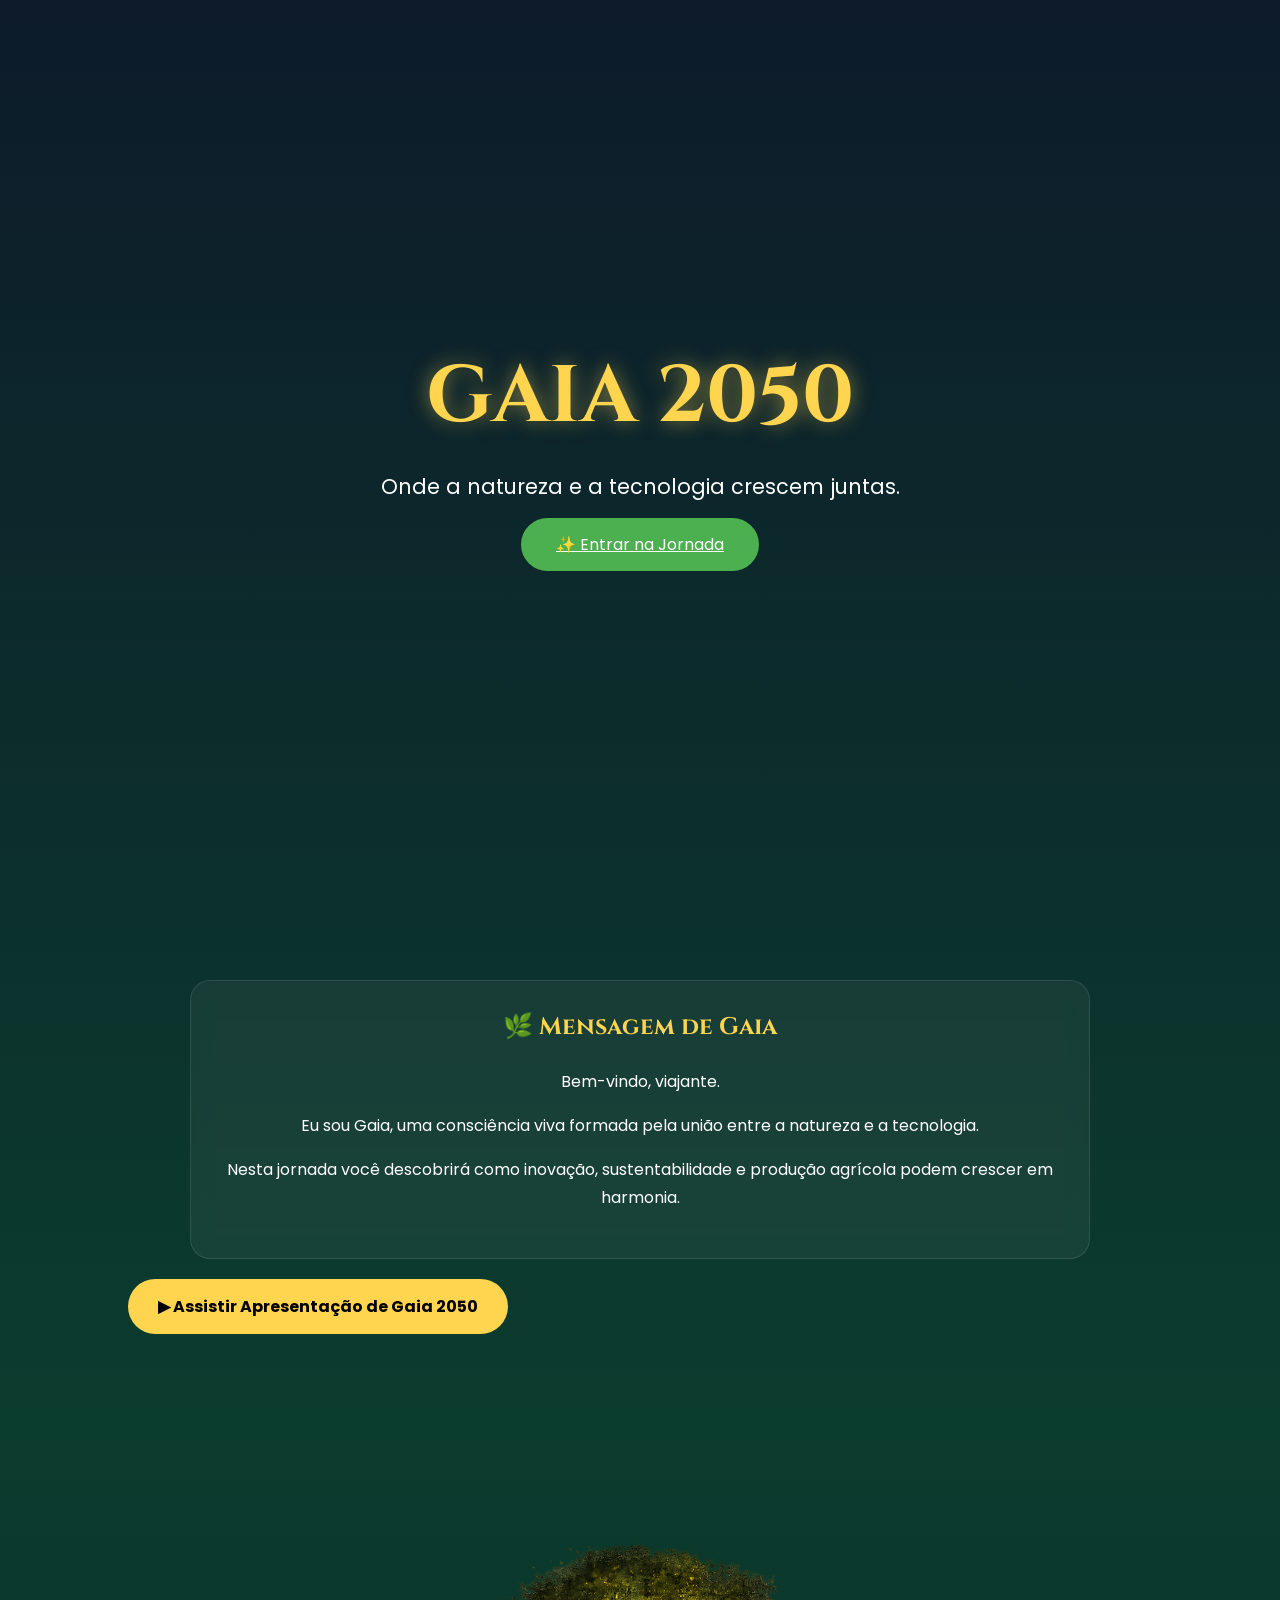
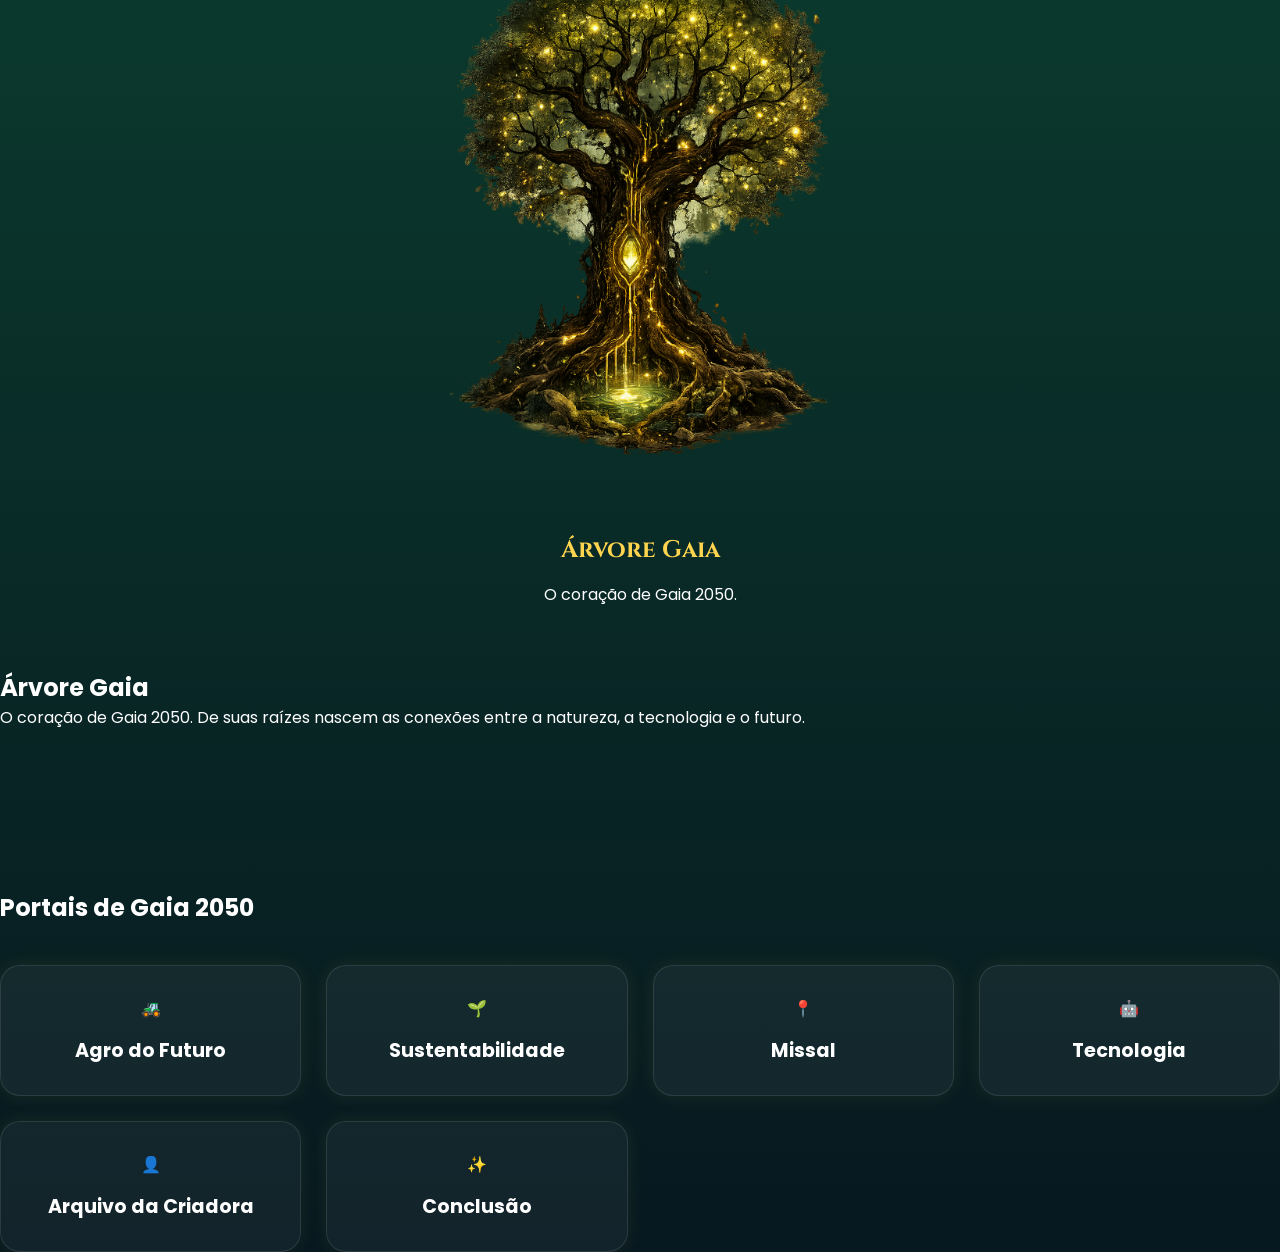
<file: index.html>
<!DOCTYPE html>
<html lang="pt-BR">

<head>
    <meta charset="UTF-8">
    <meta name="viewport" content="width=device-width, initial-scale=1.0">
    <title>Gaia 2050</title>

    <link rel="stylesheet" href="css/style.css">
</head>

<body>

    <header class="hero">

        <div class="hero-overlay"></div>

        <div class="hero-content">

            <h1>GAIA 2050</h1>

            <p class="slogan">
                Onde a natureza e a tecnologia crescem juntas.
            </p>

            <a href="#portais" id="enter-btn">
    ✨ Entrar na Jornada
</a>

        </div>

    </header>

    <main>

        <section class="gaia-intro">

            <div class="gaia-box">

                <h2>🌿 Mensagem de Gaia</h2>

                <p>
                    Bem-vindo, viajante.
                </p>

                <p>
                    Eu sou Gaia, uma consciência viva formada pela união entre
                    a natureza e a tecnologia.
                </p>

                <p>
                    Nesta jornada você descobrirá como inovação,
                    sustentabilidade e produção agrícola podem crescer em
                    harmonia.
                </p>

            </div>

     <a href="https://drive.google.com/file/d/1JgnNm0G3gtq6lY0oSARJLomQ3Cu_lT7s/view?usp=sharing"
   target="_blank"
   class="video-btn">

   ▶ Assistir Apresentação de Gaia 2050

    </a>

        </section>

        <!-- ÁRVORE GAIA -->

        <section class="arvore-section">

    <img src="assets/img/arvore-gaia.png"
         alt="Árvore Gaia"
         class="arvore-gaia">

    <h2>Árvore Gaia</h2>

    <p>
        O coração de Gaia 2050.
    </p>

</section>

            <h2>Árvore Gaia</h2>

                <p>
                    O coração de Gaia 2050.
                   De suas raízes nascem as conexões entre a natureza,
                   a tecnologia e o futuro.
                </p>

        </section>

        <section class="regions" id="portais">

        </section>

            <h2>Portais de Gaia 2050</h2>

            <div class="cards-container">

                <a href="pages/agro-futuro.html" class="card">
                    🚜
                    <h3>Agro do Futuro</h3>
                </a>

                <a href="pages/sustentabilidade.html" class="card">
                    🌱
                    <h3>Sustentabilidade</h3>
                </a>

                <a href="pages/missal.html" class="card">
                    📍
                    <h3>Missal</h3>
                </a>

                <a href="pages/tecnologia.html" class="card">
                    🤖
                    <h3>Tecnologia</h3>
                </a>

                <a href="pages/autor.html" class="card">
                    👤
                    <h3>Arquivo da Criadora</h3>
                </a>

                <a href="pages/conclusao.html" class="card">
                    ✨
                    <h3>Conclusão</h3>
                </a>

            </div>

        </section>

    </main>

    <script src="js/script.js"></script>

    <div id="portal-transition">

    <div class="portal-circle"></div>


    <div class="portal-message">

    <img
        src="assets/img/gaia.png"
        alt="Gaia">

    <p id="portal-text">
        Se preparando para o teletransporte...
    </p>

</div>

</body>

</html>
</file>
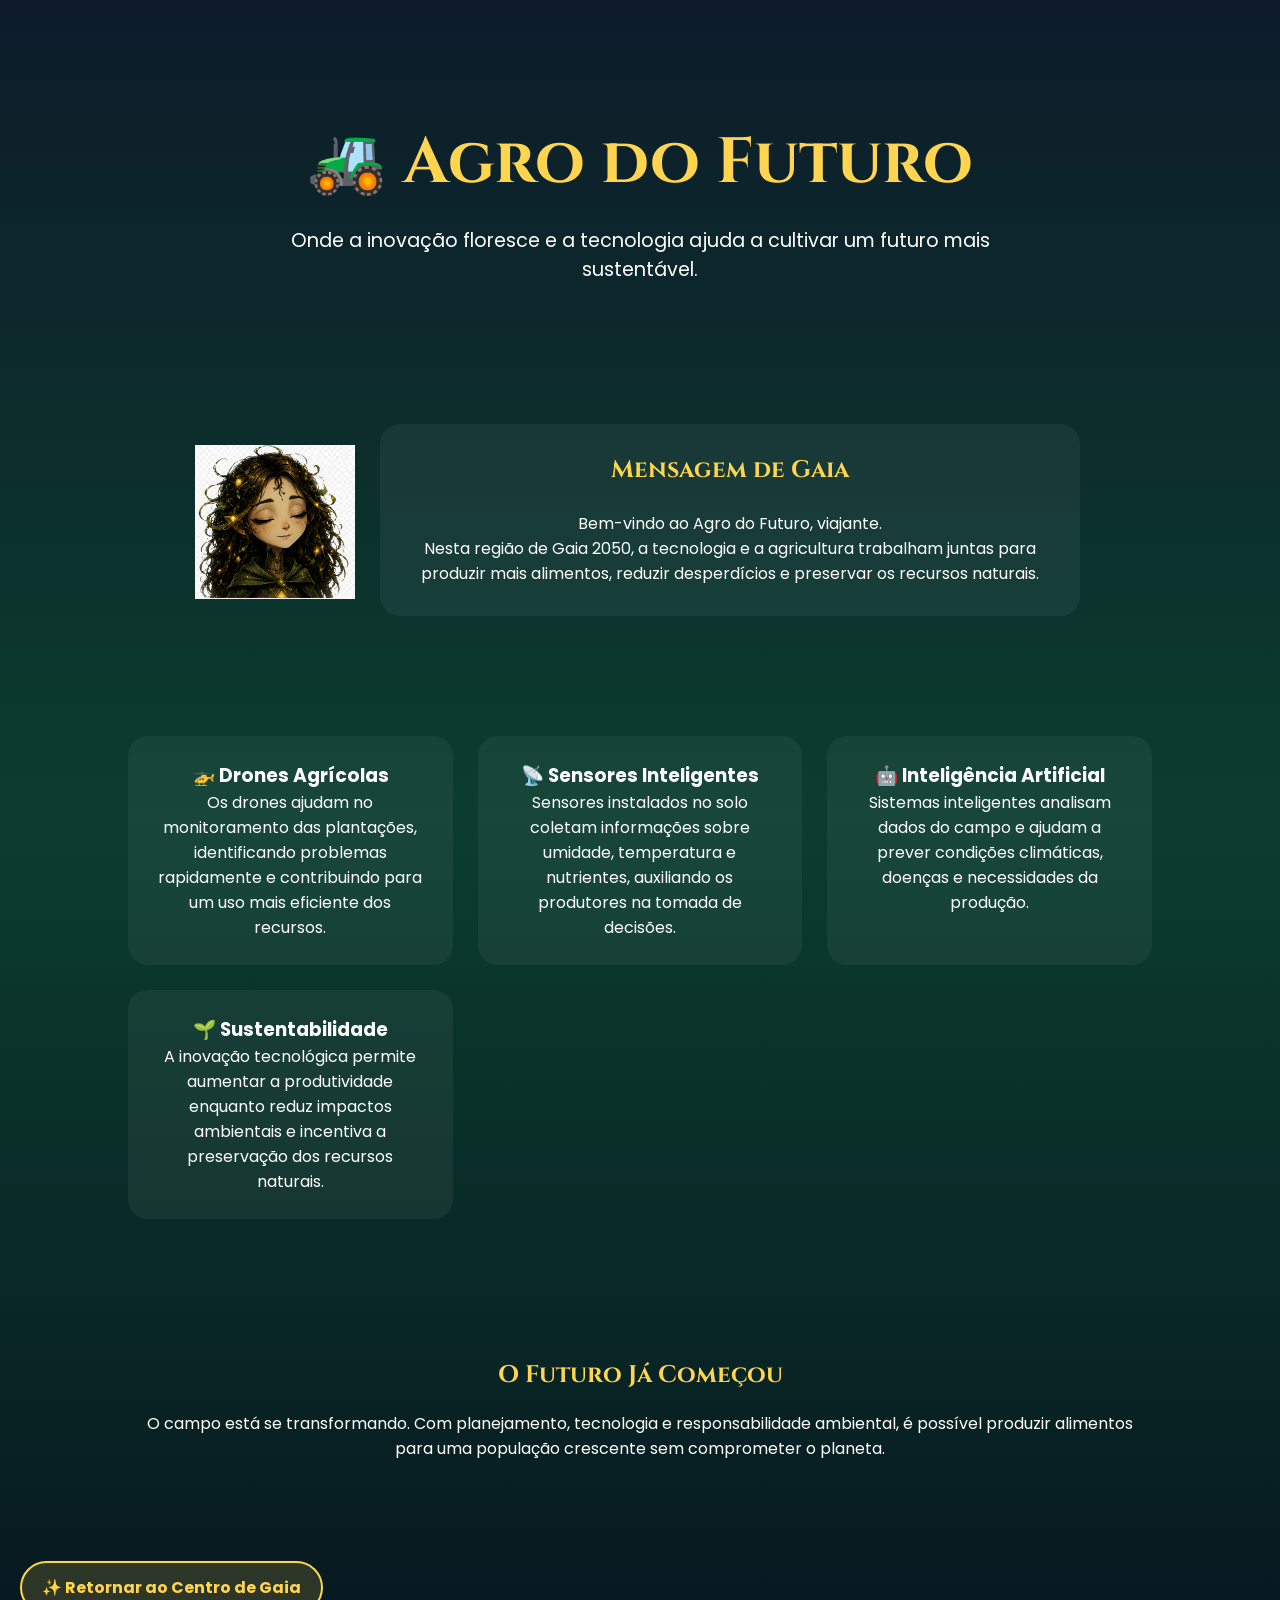
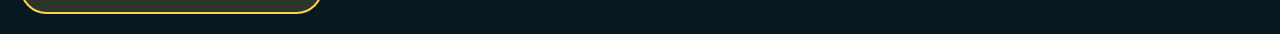
<file: pages/agro-futuro.html>
<!DOCTYPE html>

<html lang="pt-BR">

<head>
    <meta charset="UTF-8">
    <meta name="viewport" content="width=device-width, initial-scale=1.0">
    <title>Agro do Futuro | Gaia 2050</title>


<link rel="stylesheet" href="../css/style.css">


</head>

<body>

<section class="portal-banner">

    <h1>🚜 Agro do Futuro</h1>

    <p>
        Onde a inovação floresce e a tecnologia ajuda a cultivar um futuro mais sustentável.
    </p>

</section>

<section class="gaia-guide">

<div class="gaia-avatar">

    <img src="../assets/img/gaia-feliz.png"
         alt="Gaia">

</div>



    <div class="gaia-message">

        <h2>Mensagem de Gaia</h2>

        <p>
            Bem-vindo ao Agro do Futuro, viajante.
        </p>

        <p>
            Nesta região de Gaia 2050, a tecnologia e a agricultura trabalham juntas para produzir mais alimentos, reduzir desperdícios e preservar os recursos naturais.
        </p>

    </div>

</section>

<section class="info-cards">

    <div class="info-card">

        <h3>🚁 Drones Agrícolas</h3>

        <p>
            Os drones ajudam no monitoramento das plantações, identificando problemas rapidamente e contribuindo para um uso mais eficiente dos recursos.
        </p>

    </div>

    <div class="info-card">

        <h3>📡 Sensores Inteligentes</h3>

        <p>
            Sensores instalados no solo coletam informações sobre umidade, temperatura e nutrientes, auxiliando os produtores na tomada de decisões.
        </p>

    </div>

    <div class="info-card">

        <h3>🤖 Inteligência Artificial</h3>

        <p>
            Sistemas inteligentes analisam dados do campo e ajudam a prever condições climáticas, doenças e necessidades da produção.
        </p>

    </div>

    <div class="info-card">

        <h3>🌱 Sustentabilidade</h3>

        <p>
            A inovação tecnológica permite aumentar a produtividade enquanto reduz impactos ambientais e incentiva a preservação dos recursos naturais.
        </p>

    </div>

</section>

<section class="future-message">

    <h2>O Futuro Já Começou</h2>

    <p>
        O campo está se transformando. Com planejamento, tecnologia e responsabilidade ambiental, é possível produzir alimentos para uma população crescente sem comprometer o planeta.
    </p>

</section>

  <a href="../index.html" class="btn-voltar">
    ✨ Retornar ao Centro de Gaia
</a>

</body>

</html>
</file>
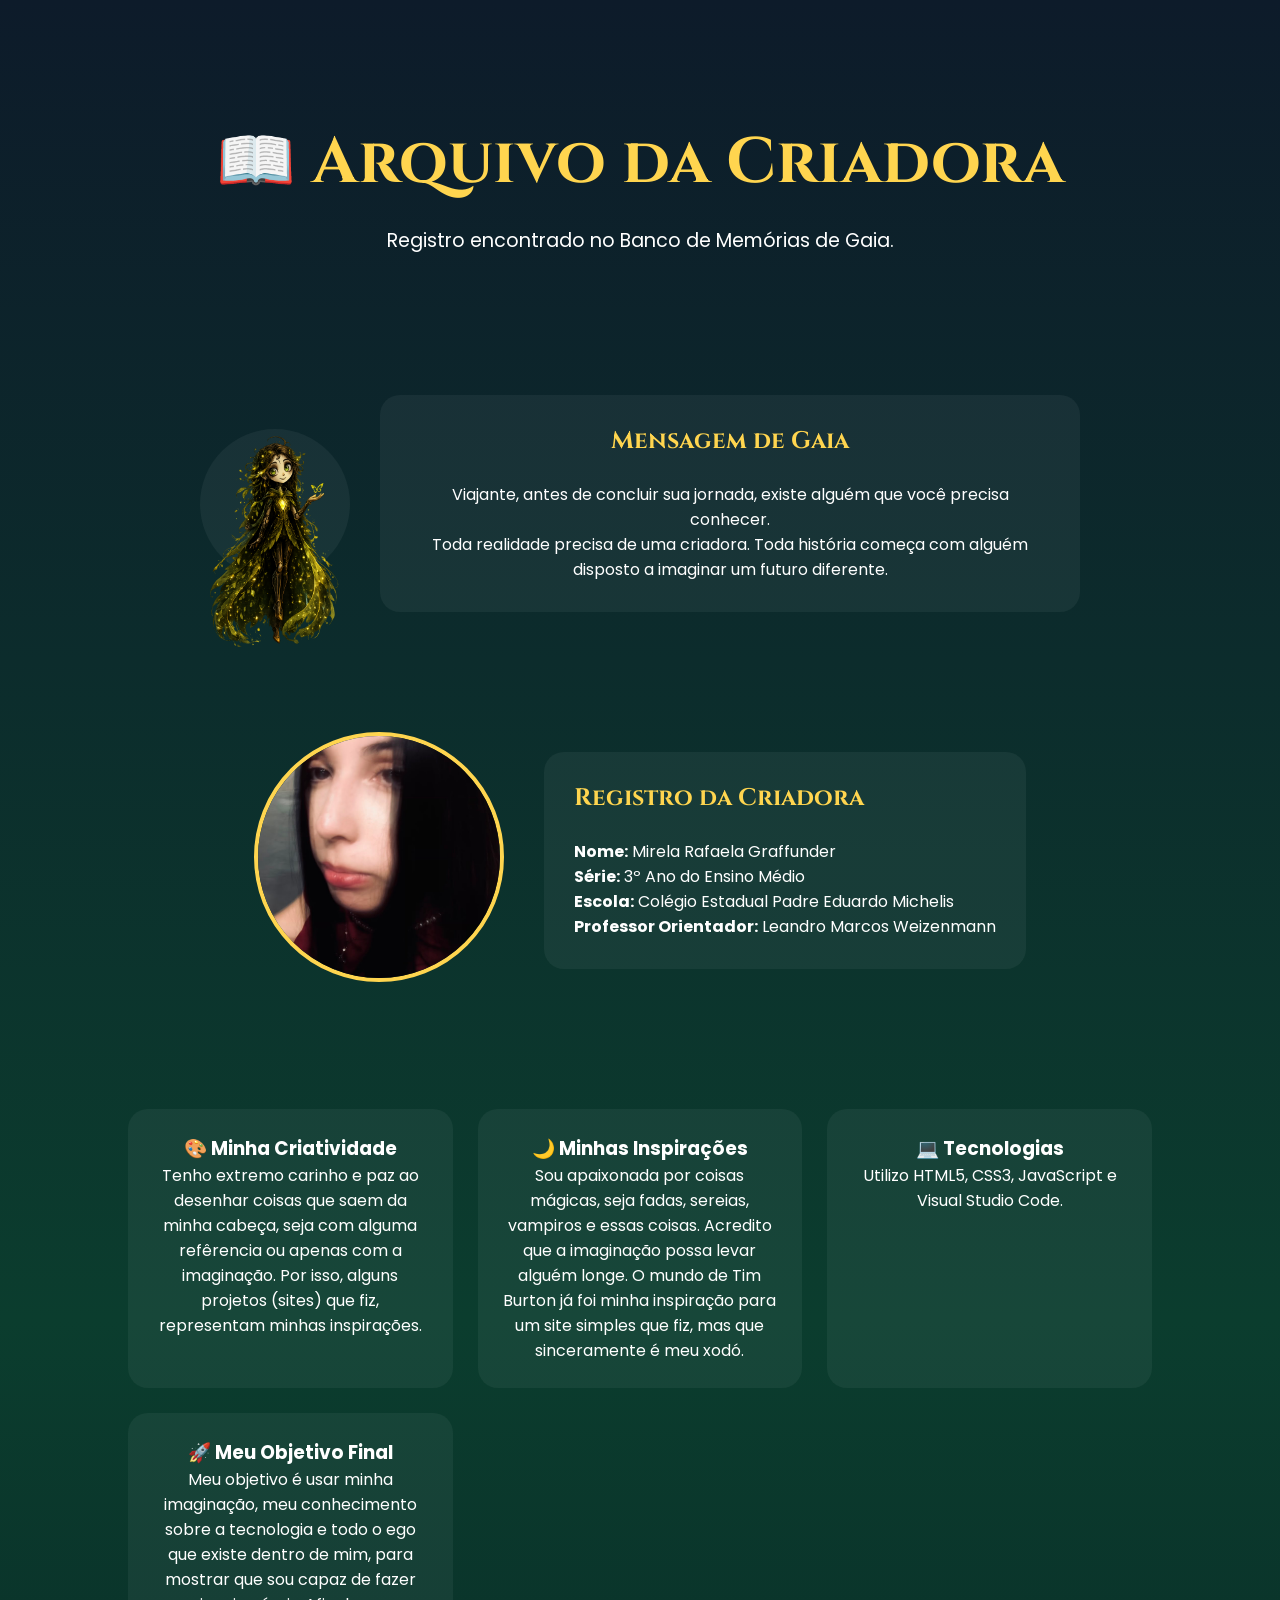
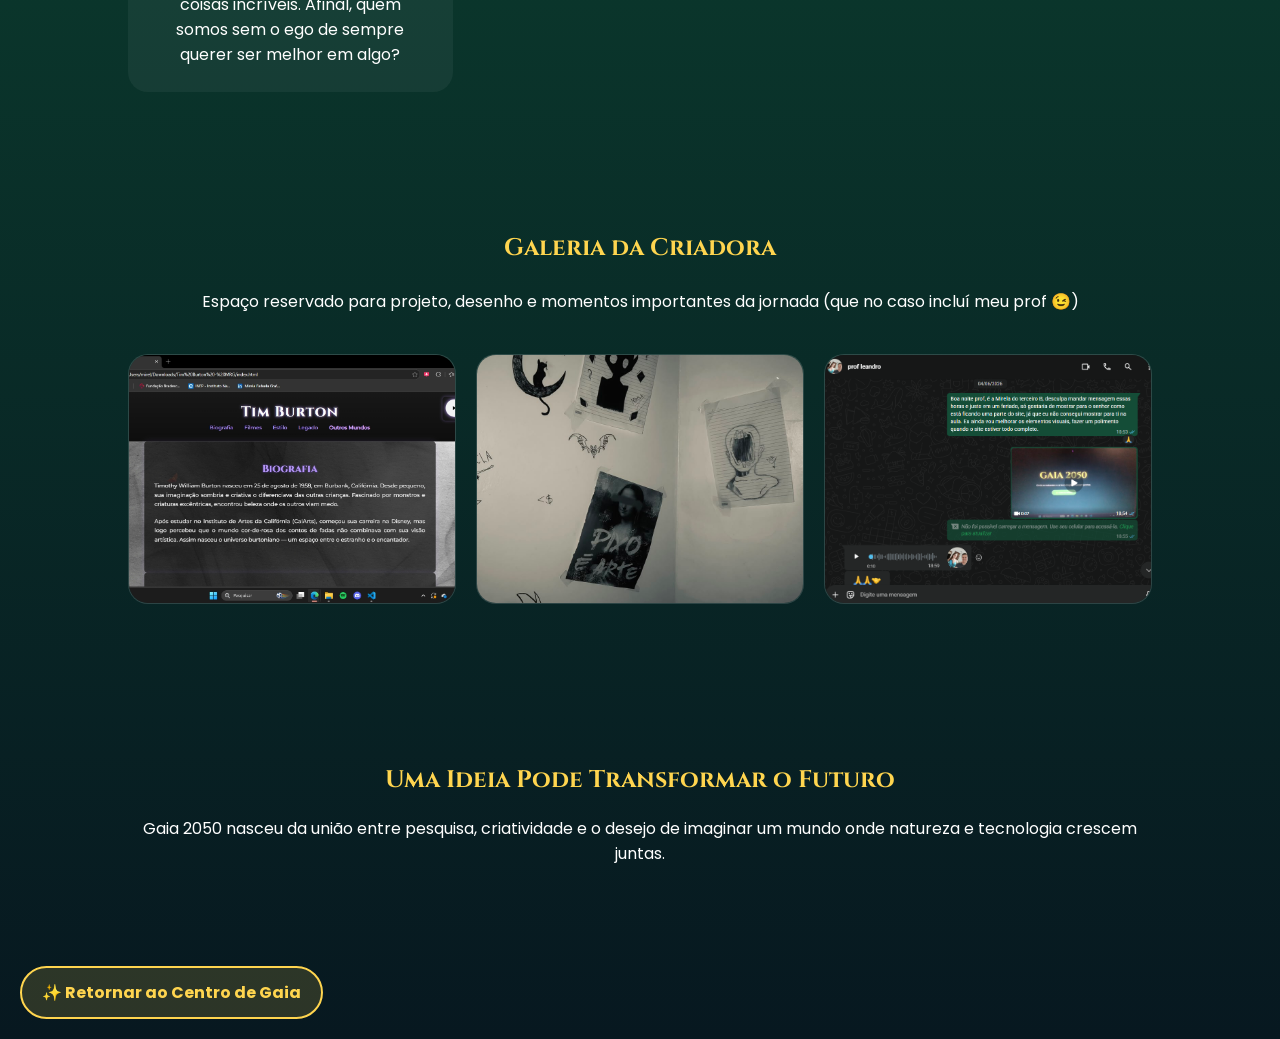
<file: pages/autor.html>
<!DOCTYPE html>
<html lang="pt-BR">

<head>
    <meta charset="UTF-8">
    <meta name="viewport" content="width=device-width, initial-scale=1.0">
    <title>Arquivo da Criadora | Gaia 2050</title>

    <link rel="stylesheet" href="../css/style.css">
</head>

<body>

    <section class="portal-banner">

        <h1>📖 Arquivo da Criadora</h1>

        <p>
            Registro encontrado no Banco de Memórias de Gaia.
        </p>

    </section>

    <section class="gaia-guide">

        <div class="gaia-avatar">
           <img src="../assets/img/gaia.png"
     alt="Gaia">
        </div>

        <div class="gaia-message">

            <h2>Mensagem de Gaia</h2>

            <p>
                Viajante, antes de concluir sua jornada, existe alguém que você precisa conhecer.
            </p>

            <p>
                Toda realidade precisa de uma criadora. Toda história começa com alguém disposto a imaginar um futuro diferente.
            </p>

        </div>

    </section>

    <section class="autor-profile">

        <div class="autor-photo">

            <!-- SUA FOTO AQUI -->
            <img src="../assets/img/autora.jpeg" alt="Foto da criadora">

        </div>

        <div class="autor-info">

            <h2>Registro da Criadora</h2>

            <p><strong>Nome:</strong> Mirela Rafaela Graffunder</p>

            <p><strong>Série:</strong> 3º Ano do Ensino Médio</p>

            <p><strong>Escola:</strong> Colégio Estadual Padre Eduardo Michelis</p>

            <p><strong>Professor Orientador:</strong> Leandro Marcos Weizenmann</p>

        </div>

    </section>

    <section class="info-cards">

        <div class="info-card">

            <h3>🎨  Minha Criatividade</h3>

            <p>
                Tenho extremo carinho e paz ao desenhar coisas que saem da minha cabeça, seja com alguma refêrencia ou apenas com a imaginação.
                Por isso, alguns projetos (sites) que fiz, representam minhas inspirações.
            </p>

        </div>

        <div class="info-card">

            <h3>🌙  Minhas Inspirações</h3>

            <p>
                Sou apaixonada por coisas mágicas, seja fadas, sereias, vampiros e essas coisas. Acredito que a imaginação possa levar alguém longe.
                O mundo de Tim Burton já foi minha inspiração para um site simples que fiz, mas que sinceramente é meu xodó.
            </p>

        </div>

        <div class="info-card">

            <h3>💻 Tecnologias</h3>

            <p>
                Utilizo HTML5, CSS3, JavaScript e Visual Studio Code.
            </p>

        </div>

        <div class="info-card">

            <h3>🚀  Meu Objetivo Final</h3>

            <p>
                Meu objetivo é usar minha imaginação, meu conhecimento sobre a tecnologia e todo o ego que existe dentro de mim, para mostrar que sou capaz de fazer coisas incríveis.
                Afinal, quem somos sem o ego de sempre querer ser melhor em algo?
            </p>

        </div>

    </section>

    <section class="creator-gallery">

        <h2>Galeria da Criadora</h2>

        <p>
            Espaço reservado para projeto, desenho e momentos importantes da jornada (que no caso incluí meu prof 😉)
        </p>

        <div class="gallery">

            <img src="../assets/img/projeto1.png" alt="Projeto">

            <img src="../assets/img/desenho1.jpeg" alt="Desenho">

            <img src="../assets/img/foto1.png" alt="Registro">

        </div>

    </section>

    <section class="future-message">

        <h2>Uma Ideia Pode Transformar o Futuro</h2>

        <p>
            Gaia 2050 nasceu da união entre pesquisa, criatividade e o desejo de imaginar um mundo onde natureza e tecnologia crescem juntas.
        </p>

    </section>

    <a href="../index.html" class="btn-voltar">
    ✨ Retornar ao Centro de Gaia
    </a>

</body>

</html>
</file>
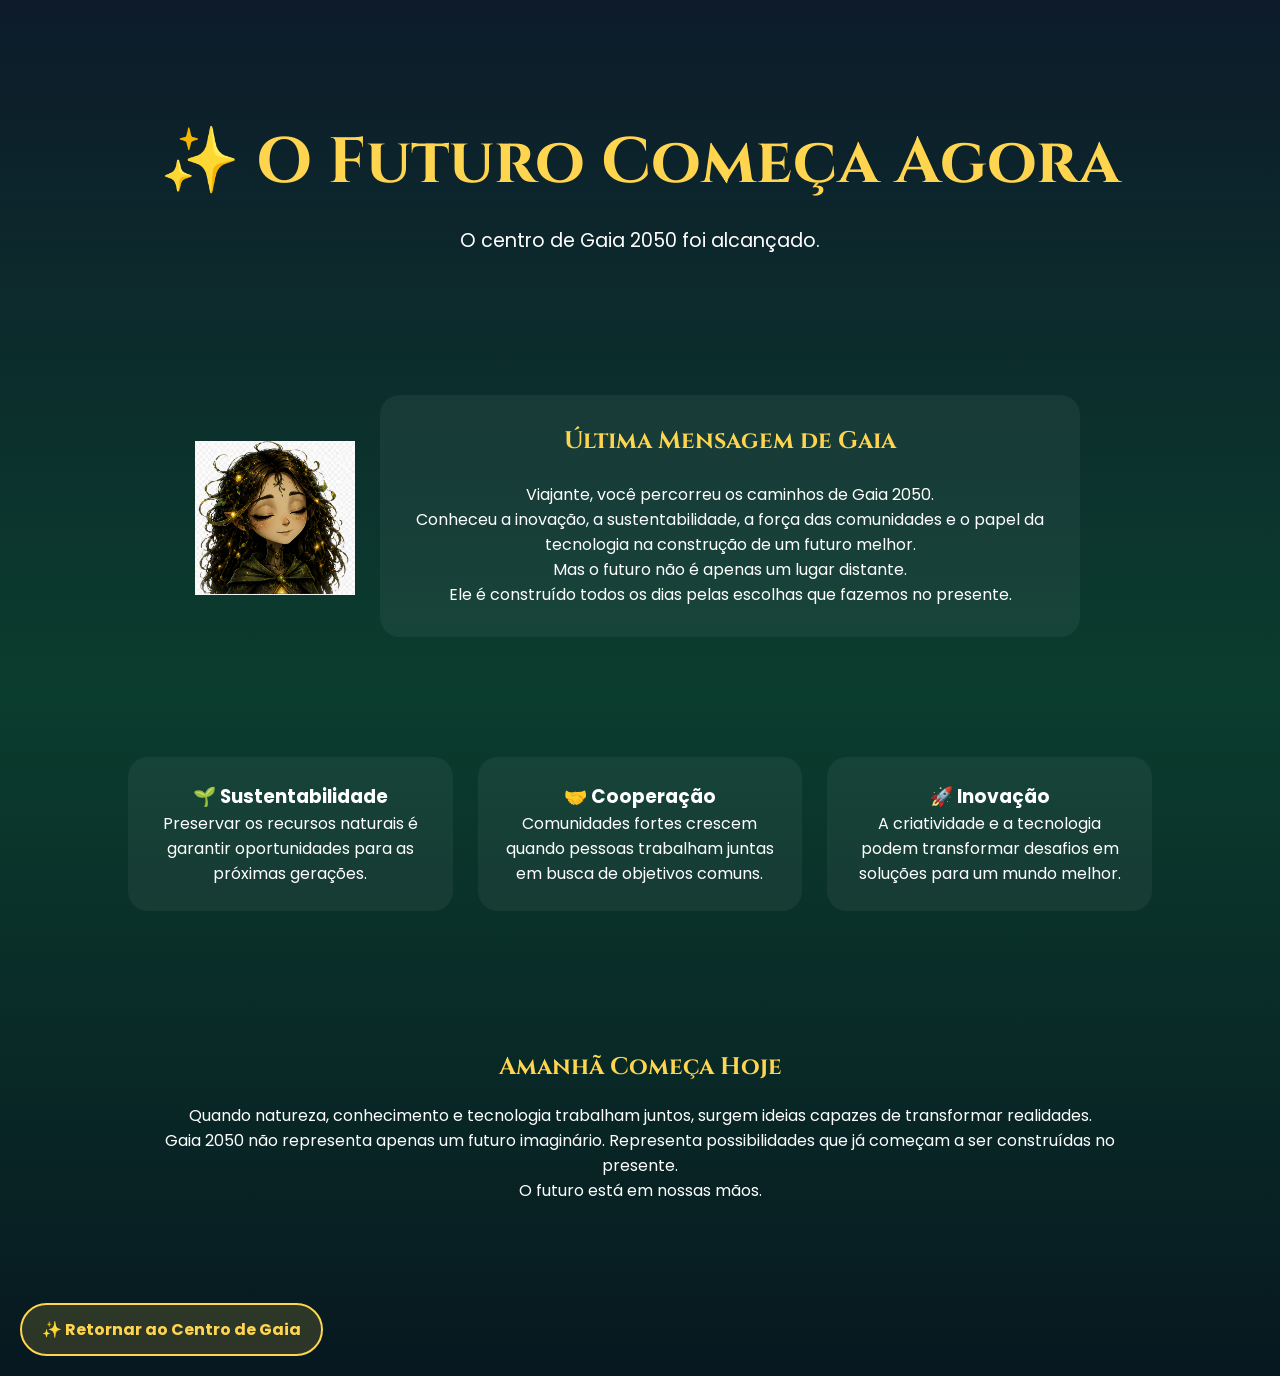
<file: pages/conclusao.html>
<!DOCTYPE html>
<html lang="pt-BR">

<head>
    <meta charset="UTF-8">
    <meta name="viewport" content="width=device-width, initial-scale=1.0">
    <title>Conclusão | Gaia 2050</title>

    <link rel="stylesheet" href="../css/style.css">
</head>

<body>

    <section class="portal-banner">

        <h1>✨ O Futuro Começa Agora</h1>

        <p>
            O centro de Gaia 2050 foi alcançado.
        </p>

    </section>

    <section class="gaia-guide">

        <div class="gaia-avatar">
         <img src="../assets/img/gaia-feliz.png"
     alt="Gaia">
        </div>

        <div class="gaia-message">

            <h2>Última Mensagem de Gaia</h2>

            <p>
                Viajante, você percorreu os caminhos de Gaia 2050.
            </p>

            <p>
                Conheceu a inovação, a sustentabilidade, a força das comunidades e o papel da tecnologia na construção de um futuro melhor.
            </p>

            <p>
                Mas o futuro não é apenas um lugar distante.
            </p>

            <p>
                Ele é construído todos os dias pelas escolhas que fazemos no presente.
            </p>

        </div>

    </section>

    <section class="info-cards">

        <div class="info-card">

            <h3>🌱 Sustentabilidade</h3>

            <p>
                Preservar os recursos naturais é garantir oportunidades para as próximas gerações.
            </p>

        </div>

        <div class="info-card">

            <h3>🤝 Cooperação</h3>

            <p>
                Comunidades fortes crescem quando pessoas trabalham juntas em busca de objetivos comuns.
            </p>

        </div>

        <div class="info-card">

            <h3>🚀 Inovação</h3>

            <p>
                A criatividade e a tecnologia podem transformar desafios em soluções para um mundo melhor.
            </p>

        </div>

    </section>

    <section class="future-message">

        <h2>Amanhã Começa Hoje</h2>

        <p>
            Quando natureza, conhecimento e tecnologia trabalham juntos, surgem ideias capazes de transformar realidades.
        </p>

        <p>
            Gaia 2050 não representa apenas um futuro imaginário.
            Representa possibilidades que já começam a ser construídas no presente.
        </p>

        <p>
            O futuro está em nossas mãos.
        </p>

    </section>
 
   <a href="../index.html" class="btn-voltar">
    ✨ Retornar ao Centro de Gaia
</a>

</body>

</html>
</file>
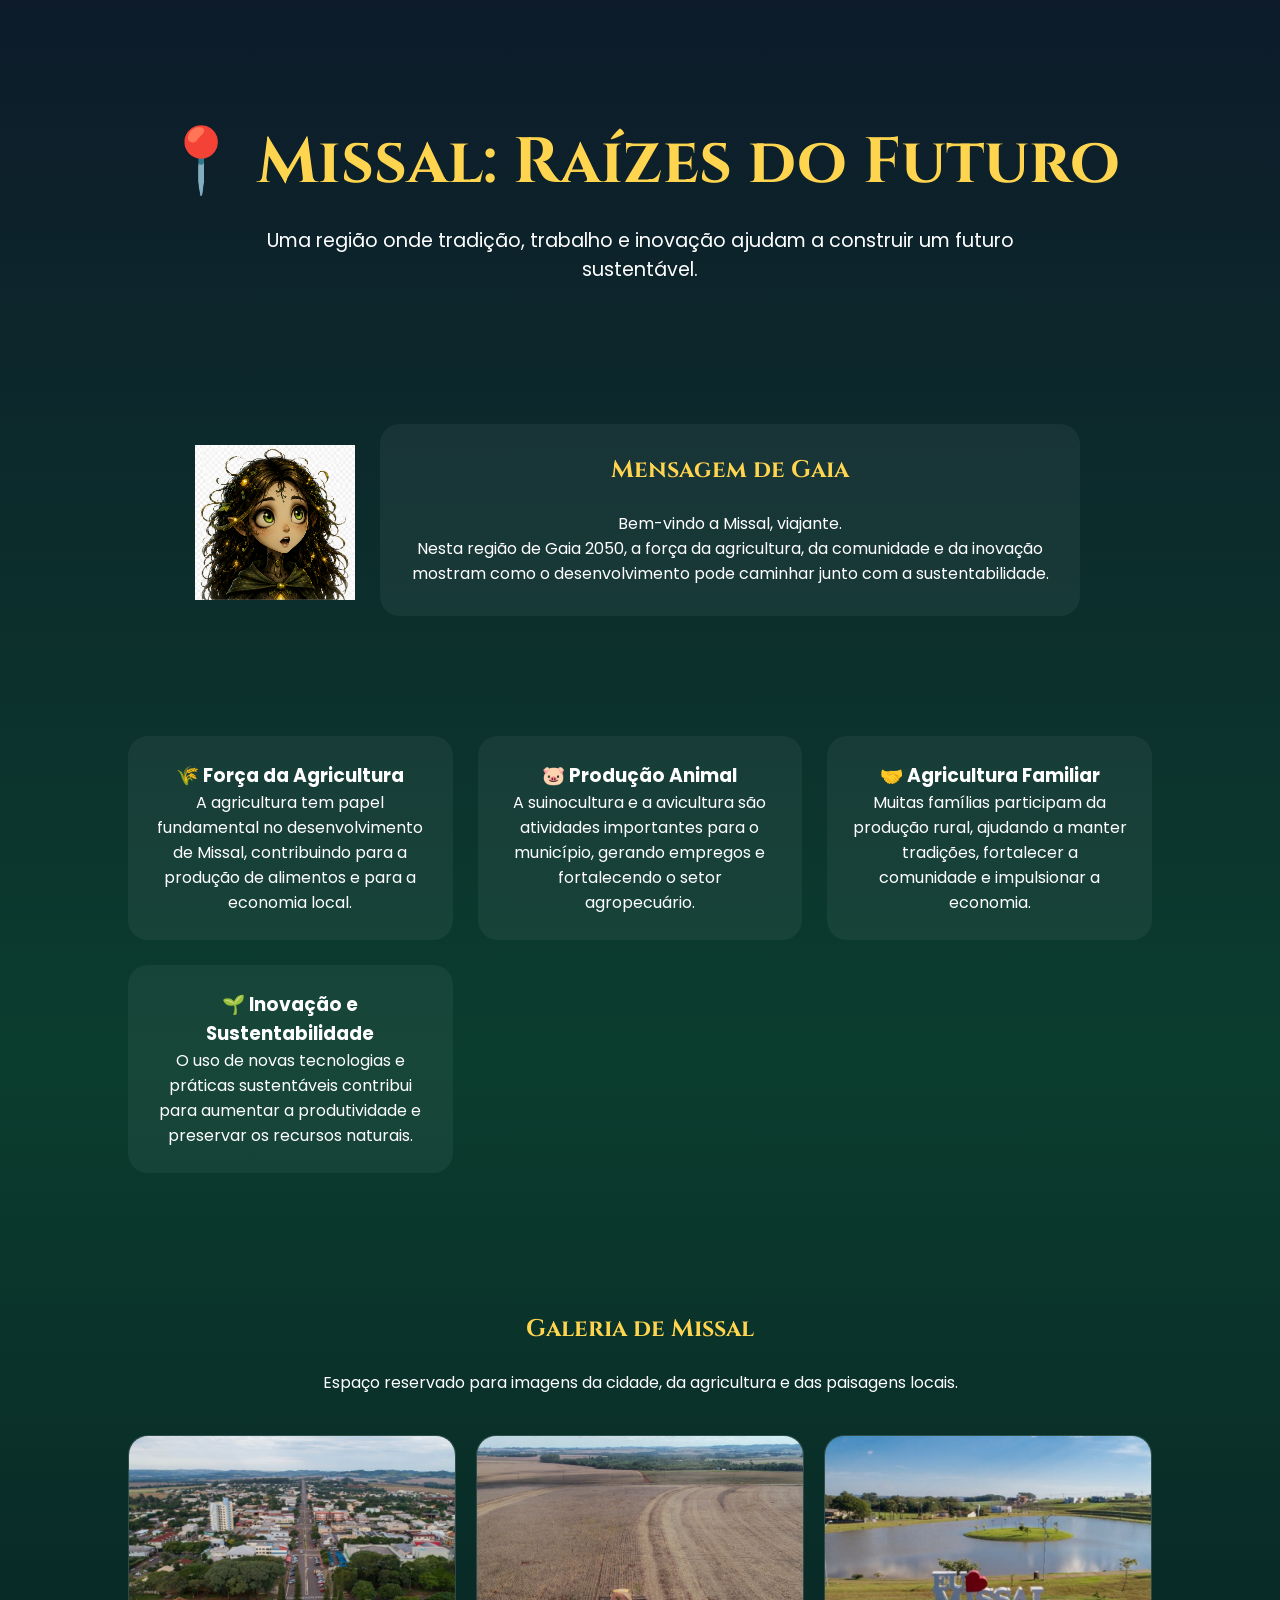
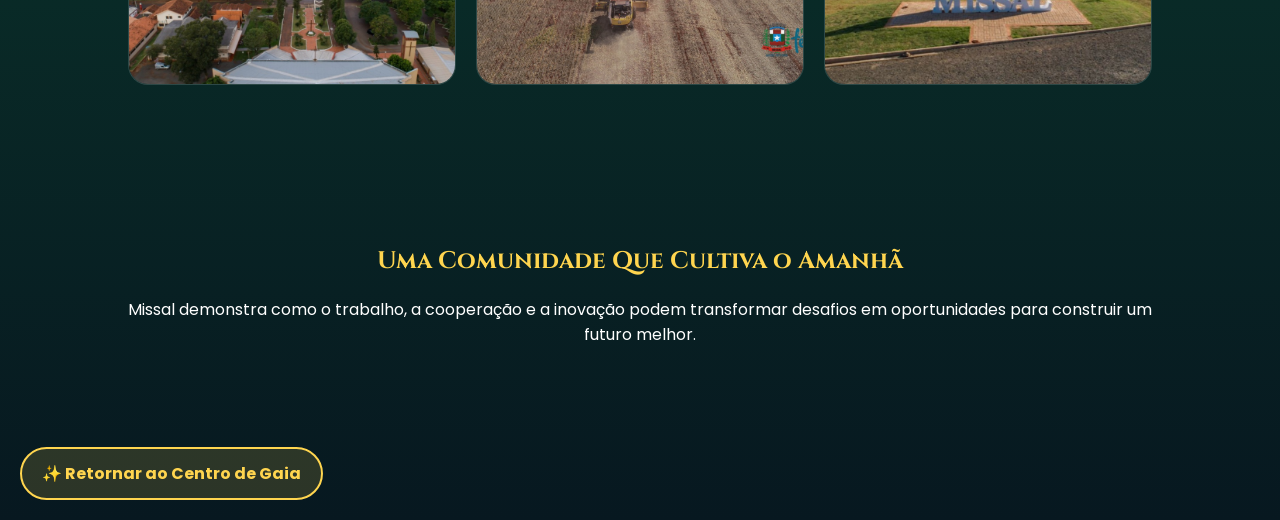
<file: pages/missal.html>
<!DOCTYPE html>
<html lang="pt-BR">

<head>
    <meta charset="UTF-8">
    <meta name="viewport" content="width=device-width, initial-scale=1.0">
    <title>Missal | Gaia 2050</title>

    <link rel="stylesheet" href="../css/style.css">
</head>

<body>

    <section class="portal-banner">

        <h1>📍 Missal: Raízes do Futuro</h1>

        <p>
            Uma região onde tradição, trabalho e inovação ajudam a construir um futuro sustentável.
        </p>

    </section>

    <section class="gaia-guide">

        <div class="gaia-avatar">
        <img src="../assets/img/gaia-curiosa.png"
     alt="Gaia">
        </div>

        <div class="gaia-message">

            <h2>Mensagem de Gaia</h2>

            <p>
                Bem-vindo a Missal, viajante.
            </p>

            <p>
                Nesta região de Gaia 2050, a força da agricultura, da comunidade e da inovação mostram como o desenvolvimento pode caminhar junto com a sustentabilidade.
            </p>

        </div>

    </section>

    <section class="info-cards">

        <div class="info-card">

            <h3>🌾 Força da Agricultura</h3>

            <p>
                A agricultura tem papel fundamental no desenvolvimento de Missal, contribuindo para a produção de alimentos e para a economia local.
            </p>

        </div>

        <div class="info-card">

            <h3>🐷 Produção Animal</h3>

            <p>
                A suinocultura e a avicultura são atividades importantes para o município, gerando empregos e fortalecendo o setor agropecuário.
            </p>

        </div>

        <div class="info-card">

            <h3>🤝 Agricultura Familiar</h3>

            <p>
                Muitas famílias participam da produção rural, ajudando a manter tradições, fortalecer a comunidade e impulsionar a economia.
            </p>

        </div>

        <div class="info-card">

            <h3>🌱 Inovação e Sustentabilidade</h3>

            <p>
                O uso de novas tecnologias e práticas sustentáveis contribui para aumentar a produtividade e preservar os recursos naturais.
            </p>

        </div>

    </section>

    <section class="missal-gallery">

        <h2>Galeria de Missal</h2>

        <p>
            Espaço reservado para imagens da cidade, da agricultura e das paisagens locais.
        </p>

        <div class="gallery">

            <img src="../assets/img/missal.jpg" alt="Missal">

            <img src="../assets/img/agricultura-missal.jpg" alt="Agricultura em Missal">

            <img src="../assets/img/paisagem-missal.jpg" alt="Paisagem de Missal">

        </div>

    </section>

    <section class="future-message">

        <h2>Uma Comunidade Que Cultiva o Amanhã</h2>

        <p>
            Missal demonstra como o trabalho, a cooperação e a inovação podem transformar desafios em oportunidades para construir um futuro melhor.
        </p>

    </section>

   <a href="../index.html" class="btn-voltar">
    ✨ Retornar ao Centro de Gaia
</a>

</body>

</html>
</file>
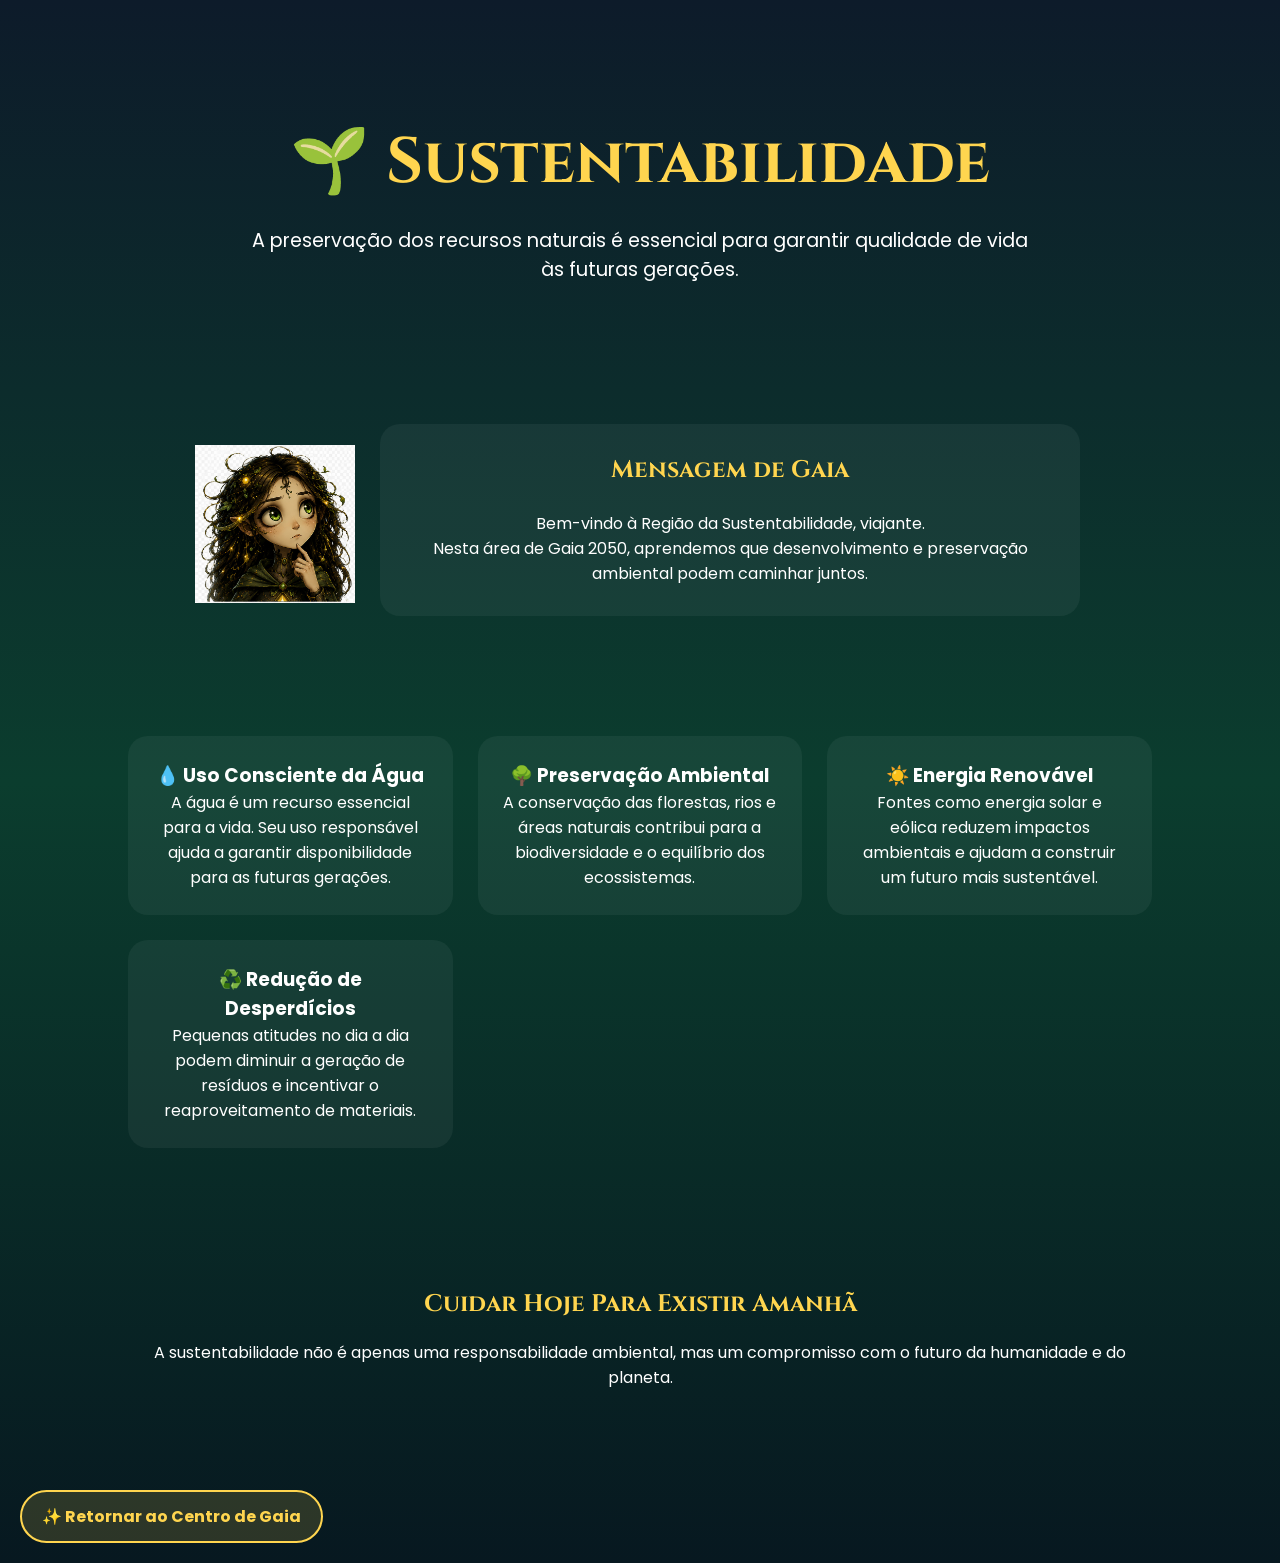
<file: pages/sustentabilidade.html>
<!DOCTYPE html>
<html lang="pt-BR">

<head>
    <meta charset="UTF-8">
    <meta name="viewport" content="width=device-width, initial-scale=1.0">
    <title>Sustentabilidade | Gaia 2050</title>

    <link rel="stylesheet" href="../css/style.css">
</head>

<body>

    <section class="portal-banner">

        <h1>🌱 Sustentabilidade</h1>

        <p>
            A preservação dos recursos naturais é essencial para garantir qualidade de vida às futuras gerações.
        </p>

    </section>

    <section class="gaia-guide">

        <div class="gaia-avatar">
         <img src="../assets/img/gaia-pensativa.png"
     alt="Gaia">
        </div>

        <div class="gaia-message">

            <h2>Mensagem de Gaia</h2>

            <p>
                Bem-vindo à Região da Sustentabilidade, viajante.
            </p>

            <p>
                Nesta área de Gaia 2050, aprendemos que desenvolvimento e preservação ambiental podem caminhar juntos.
            </p>

        </div>

    </section>

    <section class="info-cards">

        <div class="info-card">

            <h3>💧 Uso Consciente da Água</h3>

            <p>
                A água é um recurso essencial para a vida. Seu uso responsável ajuda a garantir disponibilidade para as futuras gerações.
            </p>

        </div>

        <div class="info-card">

            <h3>🌳 Preservação Ambiental</h3>

            <p>
                A conservação das florestas, rios e áreas naturais contribui para a biodiversidade e o equilíbrio dos ecossistemas.
            </p>

        </div>

        <div class="info-card">

            <h3>☀️ Energia Renovável</h3>

            <p>
                Fontes como energia solar e eólica reduzem impactos ambientais e ajudam a construir um futuro mais sustentável.
            </p>

        </div>

        <div class="info-card">

            <h3>♻️ Redução de Desperdícios</h3>

            <p>
                Pequenas atitudes no dia a dia podem diminuir a geração de resíduos e incentivar o reaproveitamento de materiais.
            </p>

        </div>

    </section>

    <section class="future-message">

        <h2>Cuidar Hoje Para Existir Amanhã</h2>

        <p>
            A sustentabilidade não é apenas uma responsabilidade ambiental, mas um compromisso com o futuro da humanidade e do planeta.
        </p>

    </section>
  
   <a href="../index.html" class="btn-voltar">
    ✨ Retornar ao Centro de Gaia
</a>

</body>

</html>
</file>
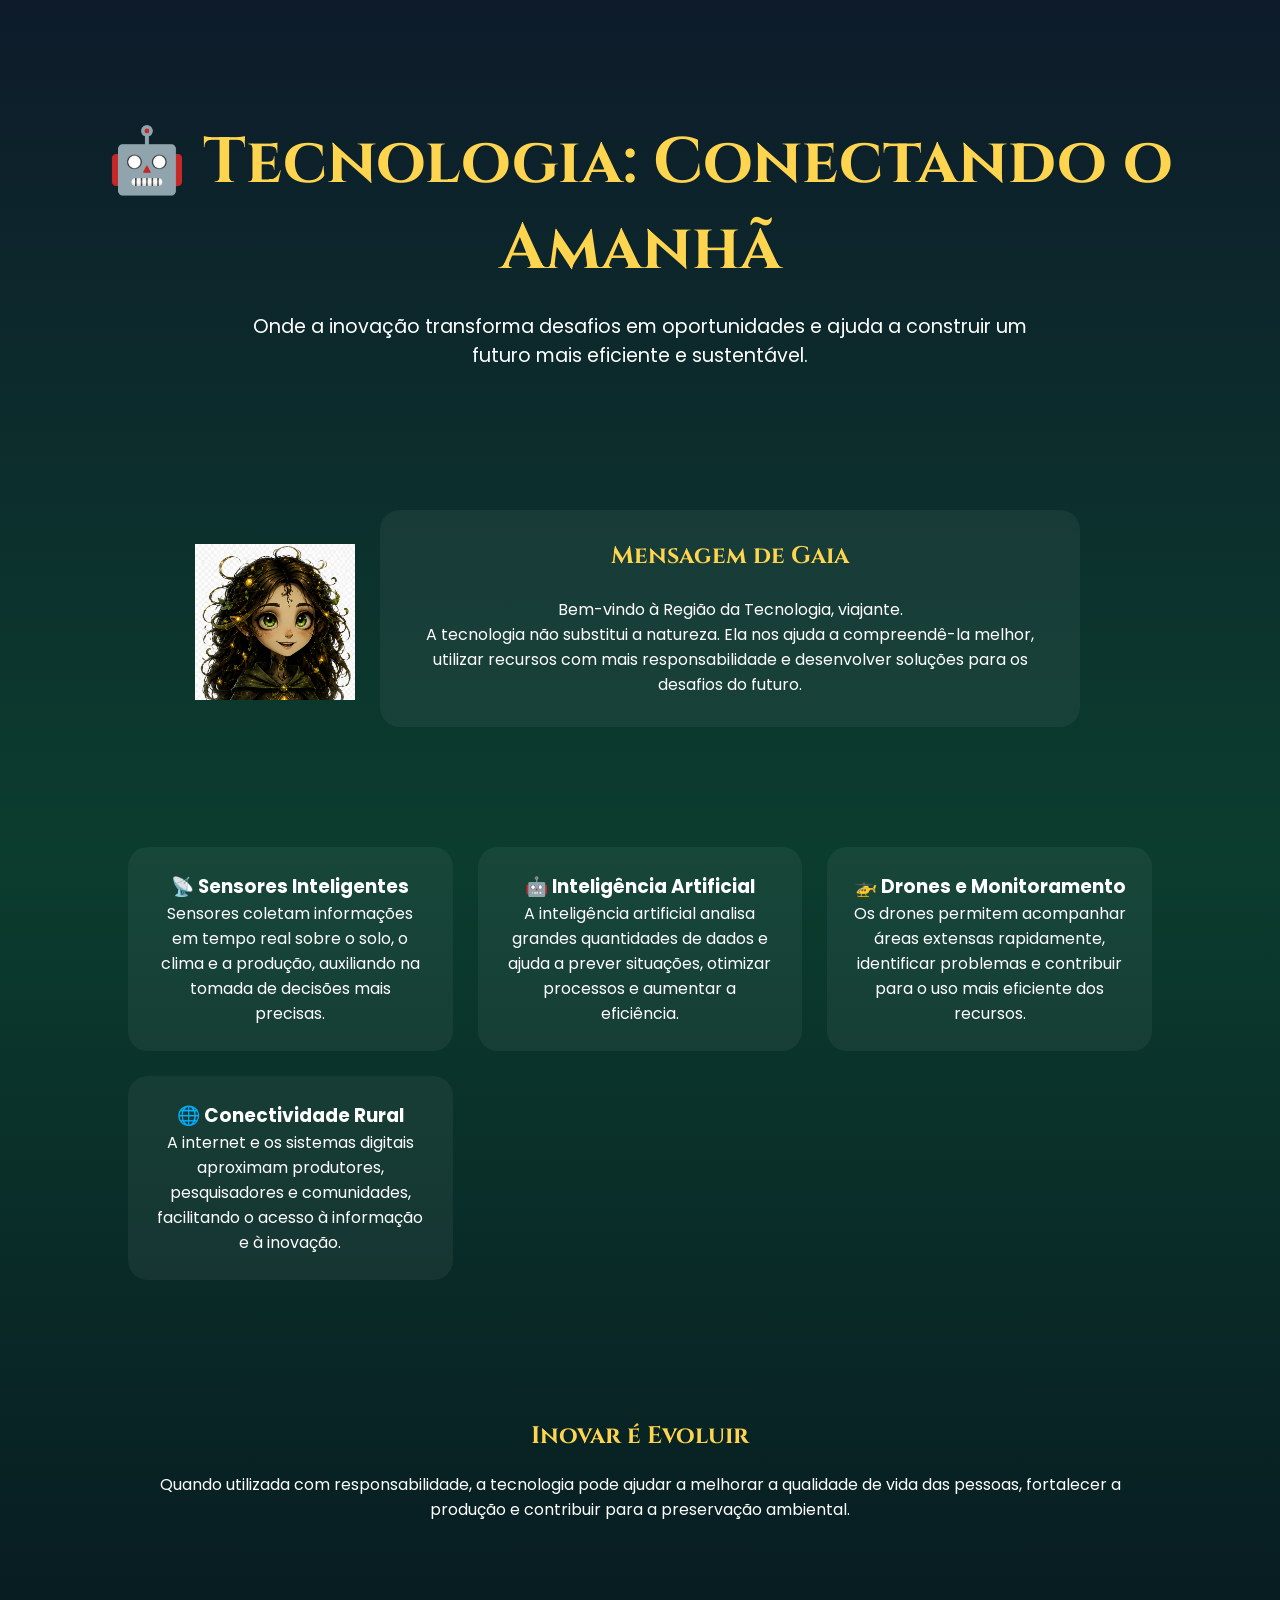
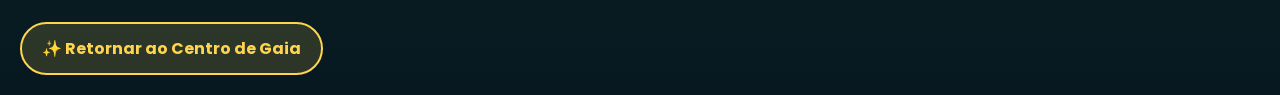
<file: pages/tecnologia.html>
<!DOCTYPE html>
<html lang="pt-BR">

<head>
    <meta charset="UTF-8">
    <meta name="viewport" content="width=device-width, initial-scale=1.0">
    <title>Tecnologia | Gaia 2050</title>

    <link rel="stylesheet" href="../css/style.css">
</head>

<body>

    <section class="portal-banner">

        <h1>🤖 Tecnologia: Conectando o Amanhã</h1>

        <p>
            Onde a inovação transforma desafios em oportunidades e ajuda a construir um futuro mais eficiente e sustentável.
        </p>

    </section>

    <section class="gaia-guide">

        <div class="gaia-avatar">
         <img src="../assets/img/gaia-falando.png"
     alt="Gaia">
        </div>

        <div class="gaia-message">

            <h2>Mensagem de Gaia</h2>

            <p>
                Bem-vindo à Região da Tecnologia, viajante.
            </p>

            <p>
                A tecnologia não substitui a natureza. Ela nos ajuda a compreendê-la melhor, utilizar recursos com mais responsabilidade e desenvolver soluções para os desafios do futuro.
            </p>

        </div>

    </section>

    <section class="info-cards">

        <div class="info-card">

            <h3>📡 Sensores Inteligentes</h3>

            <p>
                Sensores coletam informações em tempo real sobre o solo, o clima e a produção, auxiliando na tomada de decisões mais precisas.
            </p>

        </div>

        <div class="info-card">

            <h3>🤖 Inteligência Artificial</h3>

            <p>
                A inteligência artificial analisa grandes quantidades de dados e ajuda a prever situações, otimizar processos e aumentar a eficiência.
            </p>

        </div>

        <div class="info-card">

            <h3>🚁 Drones e Monitoramento</h3>

            <p>
                Os drones permitem acompanhar áreas extensas rapidamente, identificar problemas e contribuir para o uso mais eficiente dos recursos.
            </p>

        </div>

        <div class="info-card">

            <h3>🌐 Conectividade Rural</h3>

            <p>
                A internet e os sistemas digitais aproximam produtores, pesquisadores e comunidades, facilitando o acesso à informação e à inovação.
            </p>

        </div>

    </section>

    <section class="future-message">

        <h2>Inovar é Evoluir</h2>

        <p>
            Quando utilizada com responsabilidade, a tecnologia pode ajudar a melhorar a qualidade de vida das pessoas, fortalecer a produção e contribuir para a preservação ambiental.
        </p>

    </section>

   <a href="../index.html" class="btn-voltar">
    ✨ Retornar ao Centro de Gaia
</a>

</body>

</html>
</file>
<file: css/style.css>
@import url('https://fonts.googleapis.com/css2?family=Cinzel:wght@400;600;700&family=Poppins:wght@300;400;500;600&display=swap');

*{
    margin:0;
    padding:0;
    box-sizing:border-box;
}

body{
    font-family:'Poppins',sans-serif;
    background:linear-gradient(
        180deg,
        #0D1B2A,
        #0B3D2E,
        #071820
    );
    color:white;
    min-height:100vh;
}

.hero{
    height:100vh;
    display:flex;
    justify-content:center;
    align-items:center;
    text-align:center;
    padding:20px;
}

.hero-content h1{
    font-family:'Cinzel',serif;
    font-size:5rem;
    color:#FFD54F;
    margin-bottom:20px;
    text-shadow:0 0 20px rgba(255,213,79,0.5);
}

.slogan{
    font-size:1.3rem;
    max-width:700px;
    margin:0 auto 30px;
}

#enter-btn{
    background:#4CAF50;
    color:white;
    border:none;
    padding:15px 35px;
    border-radius:40px;
    font-size:1rem;
    cursor:pointer;
    transition:0.3s;
}

#enter-btn:hover{
    transform:scale(1.08);
    box-shadow:0 0 25px #4CAF50;
}

section{
    padding:80px 10%;
}

section h2{
    font-family:'Cinzel',serif;
    color:#FFD54F;
    margin-bottom:25px;
}

.gaia-box{
    background:rgba(255,255,255,0.05);
    backdrop-filter:blur(10px);
    border:1px solid rgba(255,255,255,0.1);
    border-radius:20px;
    padding:30px;
    max-width:900px;
    margin:auto;
    text-align: center;
}

.gaia-box p{
    margin-bottom:15px;
    line-height:1.8;
}

.cards-container{
    display:grid;
    grid-template-columns:repeat(auto-fit,minmax(250px,1fr));
    gap:25px;
    margin-top:40px;
}

.card{
    text-decoration:none;
    color:white;
    background:rgba(255,255,255,0.05);
    border:1px solid rgba(255,255,255,0.1);
    border-radius:20px;
    padding:30px;
    text-align: center;
    transition:0.3s;
    box-shadow: 0 0 20px rgba(255, 213, 79, 0.08);
}

.card:hover{
    transform:translateY(-10px);
    box-shadow:0 0 25px rgba(76,175,80,0.4);
    .card:hover {

    transform: translateY(-10px);

    box-shadow: 0 0 35px rgba(255, 213, 79, 0.35);

}
}

.card h3{
    margin-top:15px;
    font-size:1.2rem;
}

@media(max-width:768px){

    .hero-content h1{
        font-size:3rem;
    }

    .slogan{
        font-size:1rem;
    }

}

/* ===== AGRO DO FUTURO ===== */

.portal-banner {

text-align: center;

padding: 120px 20px 80px;

}

.portal-banner h1 {

font-family: 'Cinzel', serif;

font-size: 4rem;

color: #FFD54F;

margin-bottom: 20px;

}

.portal-banner p {


max-width: 800px;

margin: auto;

font-size: 1.2rem;


}

.gaia-guide {


display: flex;

flex-wrap: wrap;

gap: 30px;

align-items: center;

justify-content: center;

padding: 60px 10%;


}

.gaia-avatar {


font-size: 5rem;

background: rgba(255,255,255,0.05);

border-radius: 50%;

width: 150px;

height: 150px;

display: flex;

align-items: center;

justify-content: center;


}

.gaia-message {


max-width: 700px;

background: rgba(255,255,255,0.05);

border-radius: 20px;

padding: 30px;

text-align: center;

}

.info-cards {


display: grid;

grid-template-columns: repeat(auto-fit, minmax(250px, 1fr));

gap: 25px;

padding: 60px 10%;

text-align: center;

}

.info-card {


background: rgba(255,255,255,0.05);

border-radius: 20px;

padding: 25px;

transition: .3s;

text-align: center;

}

.info-card:hover {


transform: translateY(-8px);


}

.future-message {


text-align: center;

padding: 80px 10%;


}

.future-message h2 {


color: #FFD54F;

margin-bottom: 20px;


}

/* ===== MISSAL ===== */

.missal-gallery {

    text-align: center;

    padding: 80px 10%;
}

.gallery {

    display: grid;

    grid-template-columns: repeat(auto-fit, minmax(250px, 1fr));

    gap: 20px;

    margin-top: 40px;
}

.gallery img {

    width: 100%;

    height: 250px;

    object-fit: cover;

    border-radius: 20px;

    background: rgba(255,255,255,0.05);

    border: 1px solid rgba(255,255,255,0.1);
}

/* ===== AUTOR ===== */

.autor-profile {

    display: flex;

    flex-wrap: wrap;

    align-items: center;

    justify-content: center;

    gap: 40px;

    padding: 60px 10%;
}

.autor-photo img {

    width: 250px;

    height: 250px;

    object-fit: cover;

    border-radius: 50%;

    border: 4px solid #FFD54F;
}

.autor-info {

    max-width: 600px;

    background: rgba(255,255,255,0.05);

    padding: 30px;

    border-radius: 20px;
}

.creator-gallery {

    text-align: center;

    padding: 80px 10%;
}

/* ===== CONCLUSÃO ===== */

.final-button {

    text-align: center;

    padding: 60px 20px 100px;
}

.portal-return {

    display: inline-block;

    padding: 15px 35px;

    border-radius: 50px;

    text-decoration: none;

    background: #4CAF50;

    color: white;

    font-weight: bold;

    transition: 0.3s;
}

.portal-return:hover {

    transform: scale(1.05);

    box-shadow: 0 0 20px rgba(76,175,80,0.5);
}

.gaia-avatar img{

    width:140px;

    height:auto;

    display:block;

    margin:auto;

    transition:.3s;

}

.gaia-avatar img:hover{

    transform:scale(1.05);

}


/* ===== ÁRVORE GAIA ===== */


.arvore-section {

    text-align: center;

    padding: 60px 20px;

}


.arvore-gaia {

    width: 400px;

    max-width: 90%;

    height: auto;

    display: block;

    margin: 30px auto;

}


.arvore-section h2 {

    color: #FFD54F;

    margin-bottom: 15px;

}

.arvore-section p {

    max-width: 700px;

    margin: auto;

    line-height: 1.8;

}

/* ===== GAIA PNG ===== */

.gaia-avatar img {

    width: 160px;

    height: auto;

    display: block;

    margin: auto;

}


/* ===== ANIMAÇÕES ===== */

@keyframes flutuar {

    0% {
        transform: translateY(0px);
    }

    50% {
        transform: translateY(-10px);
    }

    100% {
        transform: translateY(0px);
    }

}

.gaia-avatar img {

    animation: flutuar 3s ease-in-out infinite;

}

@keyframes brilhoArvore {

    0% {
        filter: drop-shadow(0 0 10px rgba(255,213,79,.3));
    }

    50% {
        filter: drop-shadow(0 0 30px rgba(255,213,79,.7));
    }

    100% {
        filter: drop-shadow(0 0 10px rgba(255,213,79,.3));
    }

}

.arvore-gaia {

    animation: brilhoArvore 4s infinite ease-in-out;

}

html {

    scroll-behavior: smooth;

}

@keyframes portalPulse {

    0% {
        box-shadow: 0 0 15px rgba(255,213,79,.05);
    }

    50% {
        box-shadow: 0 0 25px rgba(255,213,79,.15);
    }

    100% {
        box-shadow: 0 0 15px rgba(255,213,79,.05);
    }

}

.card {

    animation: portalPulse 4s infinite;

}

/* ===== O TÚNEL ===== */

#portal-transition {

    position: fixed;

    inset: 0;

    background: rgba(0,0,0,0.95);

    display: flex;

    flex-direction: column;

    align-items: center;

    justify-content: center;

    opacity: 0;

    visibility: hidden;

    transition: .6s;

    z-index: 9999;

}

#portal-transition.active {

    opacity: 1;

    visibility: visible;

}

.portal-circle {

    transform-origin: center;
    width: 160px;
    height: 160px;

    border-radius: 50%;

    border: 6px solid #FFD54F;

    background: radial-gradient(
        circle,
        rgba(255,213,79,0.4) 0%,
        rgba(255,213,79,0.1) 40%,
        transparent 70%
    );

    box-shadow:
        0 0 20px #FFD54F,
        0 0 60px #FFD54F,
        0 0 120px rgba(255,213,79,0.7);

    animation:
        portalSpin 1.5s linear infinite,
        portalPulse 2s ease-in-out infinite;

}

@keyframes portalExpand {

    0% {

        transform: scale(1);

    }

    100% {

        transform: scale(20);

    }

}

#portal-transition.active .portal-circle {

    animation:
        portalSpin 1.5s linear infinite,
        portalPulse 2s ease-in-out infinite,
        portalExpand 1.8s ease-in forwards;

}

#portal-text {

    margin-top: 30px;

    color: white;

    font-size: 1.2rem;

}

@keyframes portalSpin {

    from {

        transform: rotate(0deg) scale(1);

    }

    to {

        transform: rotate(360deg) scale(1.1);

    }

}

@keyframes portalPulse {

    0% {

        transform: scale(1);

    }

    50% {

        transform: scale(1.15);

    }

    100% {

        transform: scale(1);

    }

}

.portal-particles {

    position: absolute;

    width: 8px;

    height: 8px;

    border-radius: 50%;

    background: #FFD54F;

    animation: particleFloat 2s linear infinite;

}

@keyframes particleFloat {

    0% {

        opacity: 1;

        transform:
            translateY(0px)
            scale(1);

    }

    100% {

        opacity: 0;

        transform:
            translateY(-200px)
            scale(0);

    }

}

.portal-message {

    margin-top: 30px;

    text-align: center;

}

.portal-message img {

    width: 120px;

    animation: flutuar 2s infinite ease-in-out;

}

.video-btn {

    display: inline-block;

    margin-top: 20px;

    padding: 15px 30px;

    background: #FFD54F;

    color: #000;

    text-decoration: none;

    border-radius: 30px;

    font-weight: bold;

    transition: .3s;

}

.video-btn:hover {

    transform: scale(1.05);

}

/* ===== BOTÃO VOLTAR ===== */

.btn-voltar {

    display: inline-block;

    margin: 20px;

    padding: 12px 20px;

    background: rgba(255, 213, 79, 0.15);

    color: #FFD54F;

    text-decoration: none;

    border: 2px solid #FFD54F;

    border-radius: 30px;

    font-weight: bold;

    transition: 0.3s;

}

.btn-voltar:hover {

    background: #FFD54F;

    color: #000;

    transform: translateY(-2px);

}

/* ==========================
   RESPONSIVIDADE MOBILE
========================== */

@media (max-width: 768px) {

    .hero {
        padding: 15px;
    }

    .portal-banner {

    padding: 80px 20px 50px;

}

    .hero-content h1 {
        font-size: 1.8rem;
        line-height: 1.2;
    }

    .portal-banner h1 {

    font-size: 1.8rem;

}

    .slogan {
        font-size: 1rem;
        padding: 0 10px;
    }

    section {
        padding: 50px 5%;
    }

    section h2 {
        font-size: 2rem;
        text-align: center;
    }

    .cards-container {
        grid-template-columns: 1fr;
        gap: 20px;
    }

    .card {
        padding: 25px;
    }

    .card h3 {
        font-size: 1.1rem;
    }

    .gaia-img {
        width: 180px;
        max-width: 100%;
    }

    .arvore-gaia {
        width: 250px;
        max-width: 100%;
    }

}
</file>
